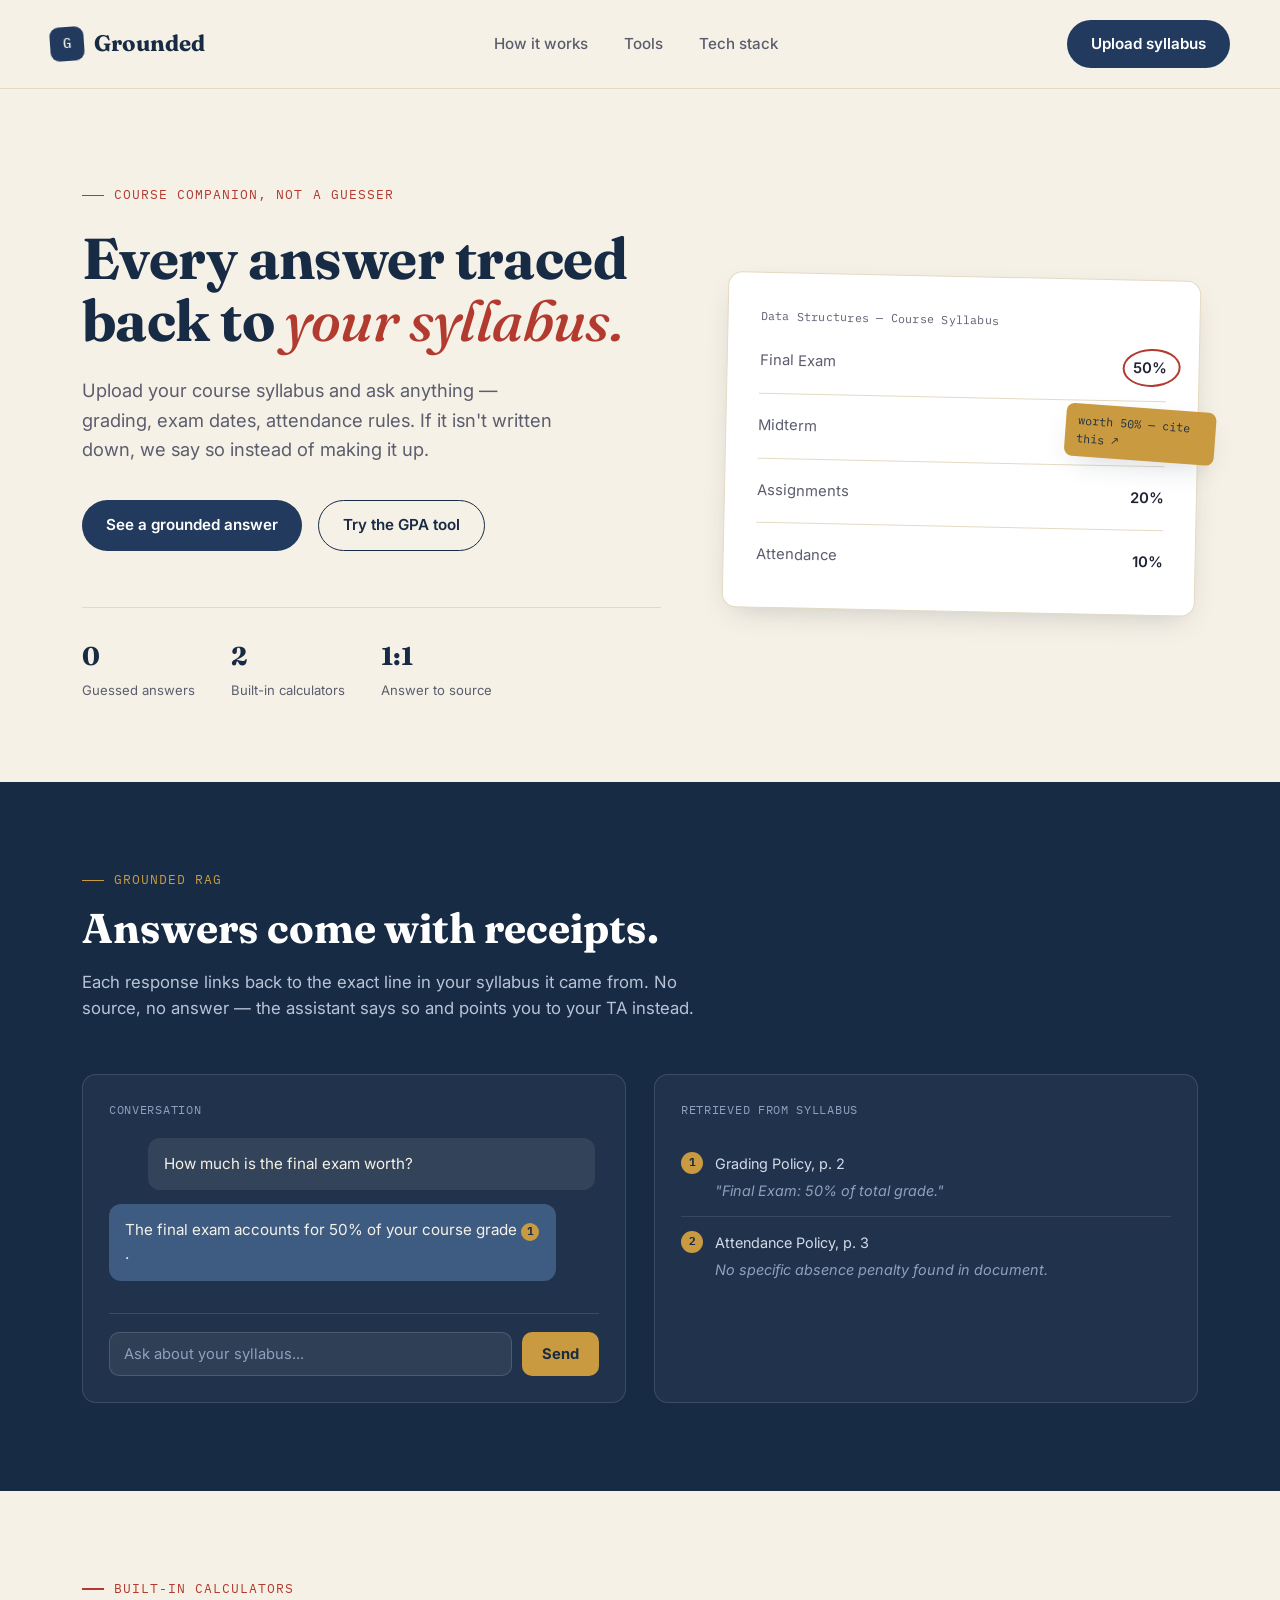
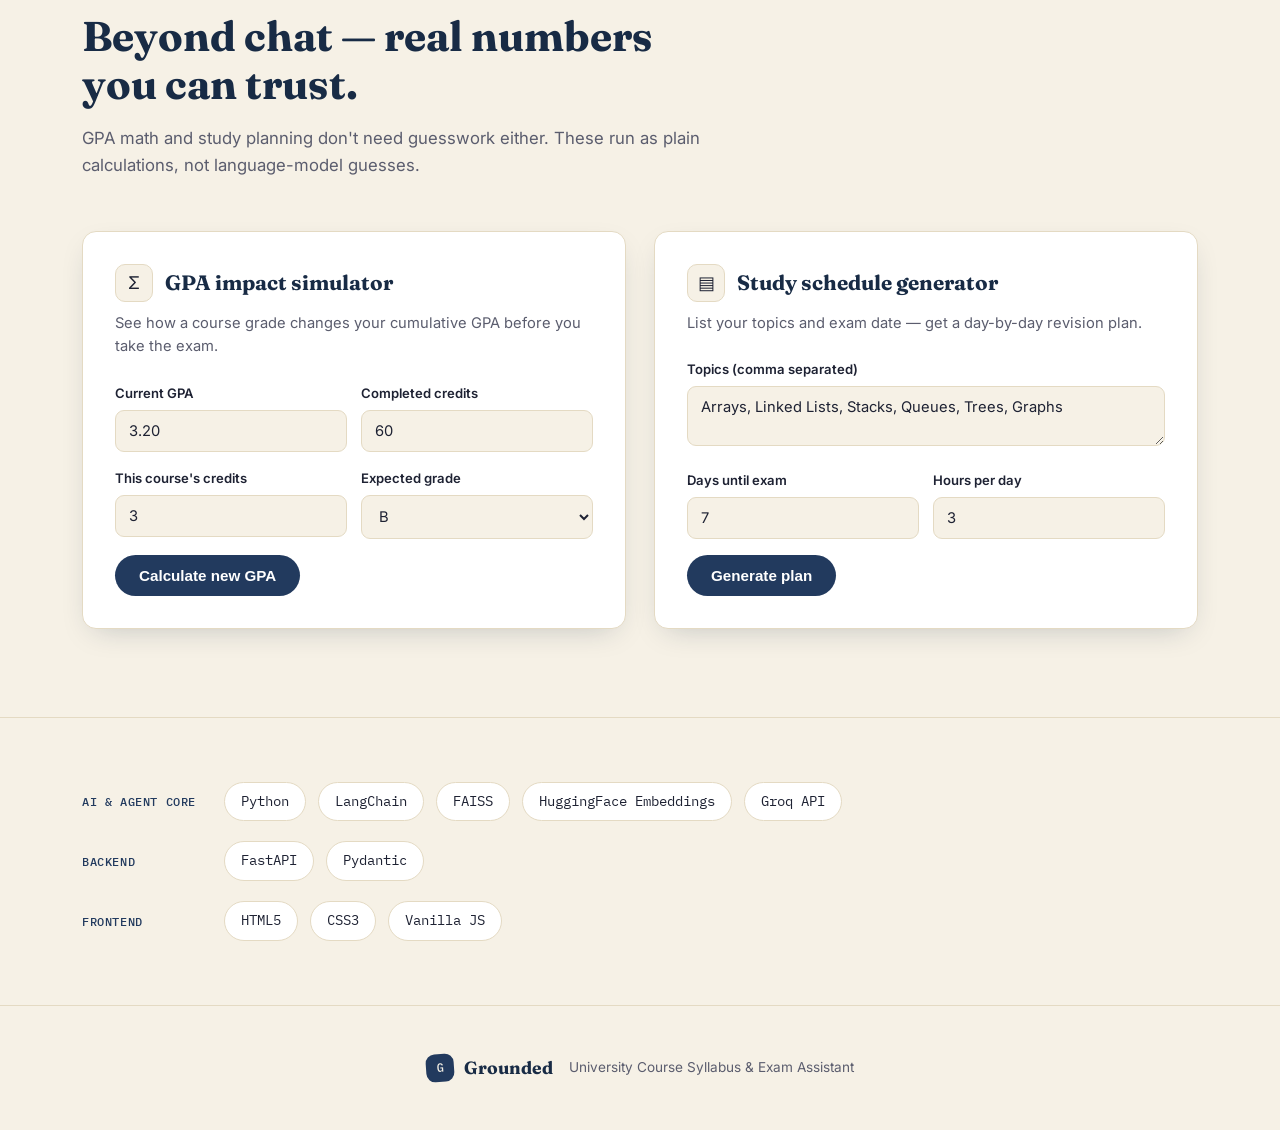
<file: frontend/index.html>
<!DOCTYPE html>
<html lang="en">
<head>
<meta charset="UTF-8">
<meta name="viewport" content="width=device-width, initial-scale=1.0">
<title>Grounded — Syllabus & Exam Assistant</title>
<link rel="preconnect" href="https://fonts.googleapis.com">
<link rel="preconnect" href="https://fonts.gstatic.com" crossorigin>
<link href="https://fonts.googleapis.com/css2?family=Fraunces:ital,opsz,wght@0,9..144,400;0,9..144,600;0,9..144,700;1,9..144,500&family=Inter:wght@400;500;600;700&family=IBM+Plex+Mono:wght@400;500&display=swap" rel="stylesheet">
<link rel="stylesheet" href="./css/style.css">
</head>
<body>

<header class="site">
  <div class="wrap nav">
    <div class="brand"><span class="brand-mark">G</span>Grounded</div>
    <nav class="nav-links">
      <a href="#demo">How it works</a>
      <a href="#tools">Tools</a>
      <a href="#stack">Tech stack</a>
    </nav>
    <a href="app.html" class="btn btn-primary">Upload syllabus</a>
  </div>
</header>

<section class="hero">
  <div class="wrap">
    <div>
      <div class="eyebrow">Course companion, not a guesser</div>
      <h1>Every answer traced back to <em>your syllabus.</em></h1>
      <p class="lead">Upload your course syllabus and ask anything — grading, exam dates, attendance rules. If it isn't written down, we say so instead of making it up.</p>
      <div class="hero-cta">
        <a href="#demo" class="btn btn-primary">See a grounded answer</a>
        <a href="#tools" class="btn btn-ghost">Try the GPA tool</a>
      </div>
      <div class="stat-strip">
        <div class="stat"><b>0</b><span>Guessed answers</span></div>
        <div class="stat"><b>2</b><span>Built-in calculators</span></div>
        <div class="stat"><b>1:1</b><span>Answer to source</span></div>
      </div>
    </div>
    <div>
      <div class="page-mock">
        <div class="page-row"><span>Final Exam</span><b class="circle-mark">50%</b></div>
        <div class="page-line"></div>
        <div class="page-row"><span>Midterm</span><b>20%</b></div>
        <div class="page-line"></div>
        <div class="page-row"><span>Assignments</span><b>20%</b></div>
        <div class="page-line"></div>
        <div class="page-row"><span>Attendance</span><b>10%</b></div>
        <div class="margin-note">worth 50% — cite this ↗</div>
      </div>
    </div>
  </div>
</section>

<section class="section demo" id="demo">
  <div class="wrap">
    <div class="section-head">
      <div class="eyebrow">Grounded RAG</div>
      <h2>Answers come with receipts.</h2>
      <p>Each response links back to the exact line in your syllabus it came from. No source, no answer — the assistant says so and points you to your TA instead.</p>
    </div>
    <div class="demo-grid">
      <div class="chat-panel">
        <div class="panel-label">Conversation</div>
        <div class="chat-messages" id="chatMessages">
          <div class="bubble user">How much is the final exam worth?</div>
          <div class="bubble ai">The final exam accounts for 50% of your course grade<span class="cite">1</span>.</div>
        </div>
        <div class="chat-input-row">
          <input type="text" id="chatInput" placeholder="Ask about your syllabus..." autocomplete="off">
          <button class="chat-send" id="chatSend" onclick="sendMessage()">Send</button>
        </div>
      </div>
      <div class="source-panel">
        <div class="panel-label">Retrieved from syllabus</div>
        <div class="source-item">
          <div class="source-tag">1</div>
          <div>Grading Policy, p. 2<span class="excerpt">"Final Exam: 50% of total grade."</span></div>
        </div>
        <div class="source-item">
          <div class="source-tag">2</div>
          <div>Attendance Policy, p. 3<span class="excerpt">No specific absence penalty found in document.</span></div>
        </div>
      </div>
    </div>
  </div>
</section>

<section class="section" id="tools">
  <div class="wrap">
    <div class="section-head">
      <div class="eyebrow">Built-in calculators</div>
      <h2>Beyond chat — real numbers you can trust.</h2>
      <p>GPA math and study planning don't need guesswork either. These run as plain calculations, not language-model guesses.</p>
    </div>
    <div class="tools-grid">

      <div class="tool-card">
        <div class="tool-head">
          <div class="tool-icon">Σ</div>
          <h3>GPA impact simulator</h3>
        </div>
        <p class="desc">See how a course grade changes your cumulative GPA before you take the exam.</p>

        <div class="field-row">
          <div class="field">
            <label for="curGpa">Current GPA</label>
            <input type="number" id="curGpa" step="0.01" min="0" max="4" value="3.20">
          </div>
          <div class="field">
            <label for="curCredits">Completed credits</label>
            <input type="number" id="curCredits" min="0" value="60">
          </div>
        </div>
        <div class="field-row">
          <div class="field">
            <label for="courseCredits">This course's credits</label>
            <input type="number" id="courseCredits" min="1" value="3">
          </div>
          <div class="field">
            <label for="expectedGrade">Expected grade</label>
            <select id="expectedGrade">
              <option value="4.0">A</option>
              <option value="3.7">A-</option>
              <option value="3.3">B+</option>
              <option value="3.0" selected>B</option>
              <option value="2.7">B-</option>
              <option value="2.3">C+</option>
              <option value="2.0">C</option>
            </select>
          </div>
        </div>
        <button class="btn btn-primary" onclick="calcGpa()">Calculate new GPA</button>

        <div class="tool-result" id="gpaResult">
          <div class="big" id="gpaBig">3.20</div>
          <div class="tiny" id="gpaTiny">Your new cumulative GPA</div>
        </div>
      </div>

      <div class="tool-card">
        <div class="tool-head">
          <div class="tool-icon">▤</div>
          <h3>Study schedule generator</h3>
        </div>
        <p class="desc">List your topics and exam date — get a day-by-day revision plan.</p>

        <div class="field">
          <label for="topics">Topics (comma separated)</label>
          <textarea id="topics" rows="2">Arrays, Linked Lists, Stacks, Queues, Trees, Graphs</textarea>
        </div>
        <div class="field-row">
          <div class="field">
            <label for="daysLeft">Days until exam</label>
            <input type="number" id="daysLeft" min="1" value="7">
          </div>
          <div class="field">
            <label for="hoursDay">Hours per day</label>
            <input type="number" id="hoursDay" min="1" value="3">
          </div>
        </div>
        <button class="btn btn-primary" onclick="genSchedule()">Generate plan</button>

        <div class="tool-result" id="schedResult">
          <table class="schedule-table" id="schedTable">
            <thead><tr><th>Day</th><th>Focus</th><th>Hours</th></tr></thead>
            <tbody id="schedBody"></tbody>
          </table>
        </div>
      </div>

    </div>
  </div>
</section>

<section class="stack" id="stack">
  <div class="wrap">
    <div class="stack-row">
      <span class="stack-label">AI & agent core</span>
      <span class="chip">Python</span><span class="chip">LangChain</span><span class="chip">FAISS</span><span class="chip">HuggingFace Embeddings</span><span class="chip">Groq API</span>
    </div>
    <div class="stack-row">
      <span class="stack-label">Backend</span>
      <span class="chip">FastAPI</span><span class="chip">Pydantic</span>
    </div>
    <div class="stack-row">
      <span class="stack-label">Frontend</span>
      <span class="chip">HTML5</span><span class="chip">CSS3</span><span class="chip">Vanilla JS</span>
    </div>
  </div>
</section>

<footer>
  <div class="wrap" style="display:flex;justify-content:space-between;align-items:center;flex-wrap:wrap;gap:16px;">
    <div class="brand"><span class="brand-mark" style="width:28px;height:28px;font-size:0.75rem;">G</span>Grounded</div>
    <div>University Course Syllabus & Exam Assistant</div>
  </div>
</footer>

<script src="./js/script.js"></script>
</body>
</html>
</file>
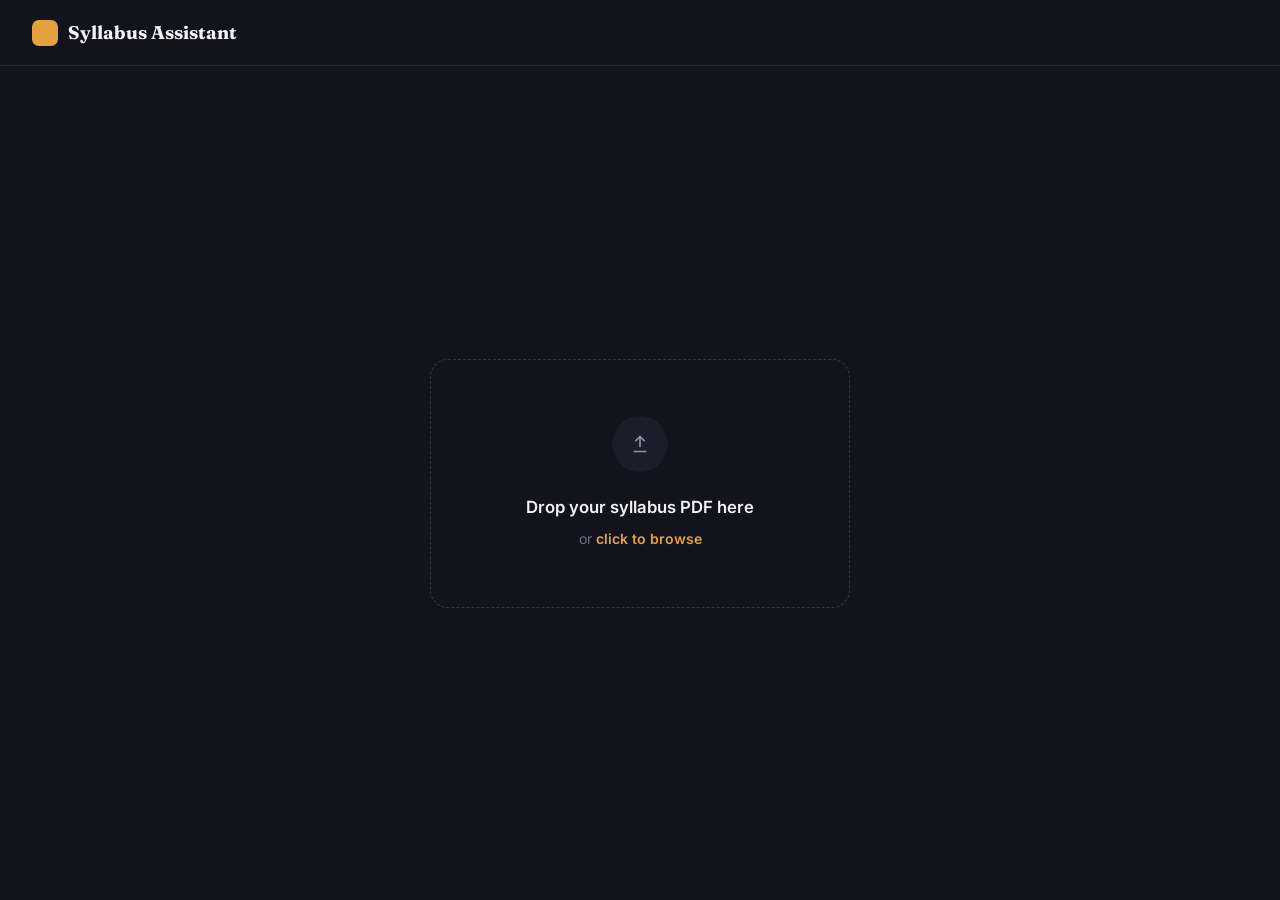
<file: frontend/app.html>
<!DOCTYPE html>
<html lang="en">
<head>
<meta charset="UTF-8">
<meta name="viewport" content="width=device-width, initial-scale=1.0">
<title>Syllabus Assistant</title>
<link rel="preconnect" href="https://fonts.googleapis.com">
<link rel="preconnect" href="https://fonts.gstatic.com" crossorigin>
<link href="https://fonts.googleapis.com/css2?family=Fraunces:ital,opsz,wght@0,9..144,600;0,9..144,700&family=Inter:wght@400;500;600;700&family=IBM+Plex+Mono:wght@400;500&display=swap" rel="stylesheet">
<link rel="stylesheet" href="./css/app.css">
</head>
<body>

<div class="app-shell">
  <header class="app-top">
    <div class="app-brand"><span class="brand-mark"></span>Syllabus Assistant</div>
    <div class="file-chip" id="fileChip" hidden>
      <span class="file-icon">&#128196;</span>
      <span class="file-name" id="fileName"></span>
      <button class="change-btn" id="changeBtn">Change</button>
    </div>
  </header>

  <main>
    <section class="upload-view" id="uploadView">
      <div class="dropzone" id="dropzone">
        <div class="dz-icon">
          <svg width="20" height="20" viewBox="0 0 24 24" fill="none" stroke="currentColor" stroke-width="2" stroke-linecap="round" stroke-linejoin="round">
            <path d="M12 3v12"></path>
            <path d="M7 8l5-5 5 5"></path>
            <path d="M5 21h14"></path>
          </svg>
        </div>
        <div class="dz-title">Drop your syllabus PDF here</div>
        <div class="dz-sub">or <span>click to browse</span></div>
        <input type="file" id="fileInput" accept="application/pdf" hidden>
      </div>
    </section>

    <section class="chat-view" id="chatView" hidden>
      <div class="chat-scroll" id="chatScroll"></div>
      <div class="chat-bar">
        <div class="chat-bar-inner">
          <input type="text" id="chatInput" placeholder="Ask anything about your syllabus..." autocomplete="off">
          <button class="send-btn" id="sendBtn">
            <svg width="16" height="16" viewBox="0 0 24 24" fill="none" stroke="currentColor" stroke-width="2.5" stroke-linecap="round" stroke-linejoin="round">
              <path d="M5 12h14"></path>
              <path d="M13 6l6 6-6 6"></path>
            </svg>
          </button>
        </div>
      </div>
    </section>
  </main>
</div>

<script src="./js/app.js"></script>
</body>
</html>
</file>
<file: frontend/css/style.css>
:root{
  --paper:#F6F1E6;
  --paper-line:#E4DAC3;
  --surface:#FFFFFF;
  --ink:#1E2233;
  --ink-soft:#5B5D6E;
  --navy:#223A5E;
  --navy-deep:#182B45;
  --navy-light:#3E5C82;
  --red:#B23A2F;
  --gold:#C99A3F;
  --sage:#5F7A63;
  --radius:14px;
  --shadow:0 10px 30px -12px rgba(24,43,69,0.25);
  --serif:'Fraunces', serif;
  --sans:'Inter', sans-serif;
  --mono:'IBM Plex Mono', monospace;
}

*{box-sizing:border-box;margin:0;padding:0;}

html{scroll-behavior:smooth;}

body{
  font-family:var(--sans);
  background:var(--paper);
  color:var(--ink);
  line-height:1.6;
  -webkit-font-smoothing:antialiased;
}

img{max-width:100%;display:block;}

a{color:inherit;text-decoration:none;}

:focus-visible{outline:3px solid var(--gold);outline-offset:3px;}

.wrap{max-width:1180px;margin:0 auto;padding:0 32px;}

@media(max-width:640px){.wrap{padding:0 20px;}}

header.site{
  position:sticky;top:0;z-index:50;
  background:rgba(246,241,230,0.9);
  backdrop-filter:blur(10px);
  border-bottom:1px solid var(--paper-line);
}

.nav{
  display:flex;align-items:center;justify-content:space-between;
  padding:20px 0;
}

.brand{
  display:flex;align-items:center;gap:10px;
  font-family:var(--serif);
  font-weight:700;
  font-size:1.4rem;
  color:var(--navy-deep);
}

.brand-mark{
  width:34px;height:34px;border-radius:9px;
  background:var(--navy);
  display:flex;align-items:center;justify-content:center;
  color:var(--paper);
  font-family:var(--mono);
  font-size:0.85rem;
  font-weight:500;
  transform:rotate(-4deg);
}

.nav-links{
  display:flex;align-items:center;gap:36px;
  font-size:0.95rem;
  font-weight:500;
  color:var(--ink-soft);
}

.nav-links a:hover{color:var(--navy-deep);}

.btn{
  display:inline-flex;align-items:center;justify-content:center;gap:8px;
  padding:12px 24px;
  border-radius:999px;
  font-weight:600;
  font-size:0.95rem;
  cursor:pointer;
  border:none;
  transition:transform .15s ease, box-shadow .15s ease;
}

.btn-primary{background:var(--navy);color:#fff;}
.btn-primary:hover{transform:translateY(-2px);box-shadow:0 8px 20px -6px rgba(34,58,94,0.5);}

.btn-ghost{background:transparent;color:var(--navy-deep);border:1.5px solid var(--navy-deep);}
.btn-ghost:hover{background:var(--navy-deep);color:#fff;}

@media(max-width:820px){.nav-links{display:none;}}

.hero{
  padding:96px 0 80px;
  position:relative;
  overflow:hidden;
}

.hero .wrap{
  display:grid;grid-template-columns:1.1fr 0.9fr;gap:64px;align-items:center;
}

@media(max-width:900px){.hero .wrap{grid-template-columns:1fr;}}

.eyebrow{
  font-family:var(--mono);
  font-size:0.8rem;
  letter-spacing:0.08em;
  text-transform:uppercase;
  color:var(--red);
  display:flex;align-items:center;gap:10px;
  margin-bottom:22px;
}

.eyebrow::before{
  content:'';width:22px;height:1.5px;background:var(--red);display:inline-block;
}

h1{
  font-family:var(--serif);
  font-weight:700;
  font-size:clamp(2.4rem, 5vw, 3.6rem);
  line-height:1.08;
  color:var(--navy-deep);
  letter-spacing:-0.01em;
}

h1 em{
  font-style:italic;
  font-weight:500;
  color:var(--red);
}

.hero p.lead{
  margin-top:24px;
  font-size:1.15rem;
  color:var(--ink-soft);
  max-width:480px;
}

.hero-cta{
  display:flex;gap:16px;margin-top:36px;flex-wrap:wrap;
}

.stat-strip{
  display:flex;gap:36px;margin-top:56px;
  padding-top:28px;
  border-top:1px solid var(--paper-line);
}

.stat b{
  display:block;font-family:var(--serif);font-size:1.6rem;color:var(--navy-deep);
}

.stat span{
  font-size:0.82rem;color:var(--ink-soft);
}

.page-mock{
  background:var(--surface);
  border-radius:var(--radius);
  box-shadow:var(--shadow);
  padding:34px 32px;
  position:relative;
  transform:rotate(1.2deg);
  border:1px solid var(--paper-line);
}

.page-mock::before{
  content:'Data Structures — Course Syllabus';
  font-family:var(--mono);
  font-size:0.72rem;
  color:var(--ink-soft);
  display:block;margin-bottom:18px;
  letter-spacing:0.02em;
}

.page-line{
  height:1px;background:var(--paper-line);margin:14px 0;
}

.page-row{
  display:flex;justify-content:space-between;
  font-size:0.92rem;color:var(--ink-soft);
  padding:6px 0;
}

.page-row b{color:var(--ink);font-weight:600;}

.circle-mark{
  position:relative;
  color:var(--red);
  font-weight:600;
}

.circle-mark::after{
  content:'';
  position:absolute;
  left:-10px;right:-14px;top:-8px;bottom:-6px;
  border:2px solid var(--red);
  border-radius:50%;
  transform:rotate(-3deg);
}

.margin-note{
  position:absolute;
  right:-18px;top:38%;
  background:var(--gold);
  color:var(--navy-deep);
  font-family:var(--mono);
  font-size:0.72rem;
  padding:8px 12px;
  border-radius:8px;
  box-shadow:var(--shadow);
  max-width:150px;
  transform:rotate(3deg);
}

@media(max-width:900px){.margin-note{display:none;}}

.section{padding:88px 0;}

.section-head{
  max-width:620px;margin-bottom:52px;
}

.section-head .eyebrow{margin-bottom:14px;}

.section-head h2{
  font-family:var(--serif);
  font-size:clamp(1.9rem,3.4vw,2.6rem);
  color:var(--navy-deep);
  font-weight:700;
  line-height:1.15;
}

.section-head p{
  margin-top:16px;color:var(--ink-soft);font-size:1.05rem;
}

.demo{
  background:var(--navy-deep);
  color:var(--paper);
}

.demo .section-head h2{color:#fff;}
.demo .section-head p{color:#B9C3D6;}
.demo .eyebrow{color:var(--gold);}
.demo .eyebrow::before{background:var(--gold);}

.demo-grid{
  display:grid;grid-template-columns:1fr 1fr;gap:28px;
}

@media(max-width:900px){.demo-grid{grid-template-columns:1fr;}}

.chat-panel, .source-panel{
  background:rgba(255,255,255,0.04);
  border:1px solid rgba(255,255,255,0.12);
  border-radius:var(--radius);
  padding:26px;
}

.panel-label{
  font-family:var(--mono);
  font-size:0.72rem;
  letter-spacing:0.06em;
  text-transform:uppercase;
  color:#8FA0BE;
  margin-bottom:18px;
}

.bubble{
  border-radius:12px;
  padding:14px 16px;
  font-size:0.95rem;
  margin-bottom:14px;
  max-width:92%;
}

.bubble.user{
  background:rgba(255,255,255,0.08);
  margin-left:auto;
}

.bubble.ai{
  background:var(--navy-light);
}

.cite{
  display:inline-flex;
  align-items:center;justify-content:center;
  width:18px;height:18px;
  background:var(--gold);
  color:var(--navy-deep);
  font-family:var(--mono);
  font-size:0.68rem;
  font-weight:700;
  border-radius:50%;
  margin-left:4px;
  cursor:pointer;
  transition:transform .15s ease;
}

.cite:hover{transform:scale(1.2);}

.source-item{
  display:flex;gap:12px;
  padding:14px 0;
  border-bottom:1px solid rgba(255,255,255,0.1);
  font-size:0.9rem;
  color:#D3DAE8;
}

.source-item:last-child{border-bottom:none;}

.source-tag{
  font-family:var(--mono);
  font-size:0.7rem;
  background:var(--gold);
  color:var(--navy-deep);
  width:22px;height:22px;
  border-radius:50%;
  display:flex;align-items:center;justify-content:center;
  flex-shrink:0;
  font-weight:700;
}

.source-item span.excerpt{color:#8FA0BE;display:block;margin-top:4px;font-style:italic;}

.chat-messages{
  max-height:340px;
  overflow-y:auto;
  padding-right:4px;
  margin-bottom:18px;
}

.chat-messages::-webkit-scrollbar{width:6px;}
.chat-messages::-webkit-scrollbar-thumb{background:rgba(255,255,255,0.15);border-radius:999px;}

.chat-input-row{
  display:flex;
  gap:10px;
  border-top:1px solid rgba(255,255,255,0.12);
  padding-top:18px;
}

.chat-input-row input{
  flex:1;
  padding:12px 14px;
  border-radius:10px;
  border:1.5px solid rgba(255,255,255,0.15);
  background:rgba(255,255,255,0.06);
  color:#fff;
  font-family:var(--sans);
  font-size:0.92rem;
}

.chat-input-row input::placeholder{color:#8FA0BE;}

.chat-input-row input:focus{
  outline:none;
  border-color:var(--gold);
}

.chat-send{
  background:var(--gold);
  color:var(--navy-deep);
  border:none;
  border-radius:10px;
  padding:0 20px;
  font-weight:700;
  font-family:var(--sans);
  font-size:0.92rem;
  cursor:pointer;
  transition:transform .15s ease;
}

.chat-send:hover{transform:translateY(-2px);}

.chat-send:disabled{opacity:0.5;cursor:not-allowed;transform:none;}

.bubble.pending{
  display:flex;
  align-items:center;
  gap:6px;
}

.dot{
  width:6px;height:6px;border-radius:50%;
  background:#B9C3D6;
  animation:pulse 1.2s infinite ease-in-out;
}

.dot:nth-child(2){animation-delay:.2s;}
.dot:nth-child(3){animation-delay:.4s;}

@keyframes pulse{
  0%,80%,100%{opacity:0.3;transform:scale(0.8);}
  40%{opacity:1;transform:scale(1);}
}

.tools-grid{
  display:grid;grid-template-columns:1fr 1fr;gap:28px;
}

@media(max-width:900px){.tools-grid{grid-template-columns:1fr;}}

.tool-card{
  background:var(--surface);
  border:1px solid var(--paper-line);
  border-radius:var(--radius);
  padding:32px;
  box-shadow:var(--shadow);
}

.tool-head{
  display:flex;align-items:center;gap:12px;margin-bottom:6px;
}

.tool-icon{
  width:38px;height:38px;
  border-radius:10px;
  background:var(--paper);
  border:1px solid var(--paper-line);
  display:flex;align-items:center;justify-content:center;
  font-size:1.1rem;
}

.tool-card h3{
  font-family:var(--serif);
  font-size:1.3rem;
  color:var(--navy-deep);
}

.tool-card p.desc{
  color:var(--ink-soft);font-size:0.92rem;margin:10px 0 24px;
}

.field{margin-bottom:16px;}

.field label{
  display:block;font-size:0.82rem;font-weight:600;color:var(--ink);margin-bottom:6px;
}

.field input, .field select, .field textarea{
  width:100%;
  padding:11px 13px;
  border-radius:9px;
  border:1.5px solid var(--paper-line);
  background:var(--paper);
  font-family:var(--sans);
  font-size:0.92rem;
  color:var(--ink);
  transition:border-color .15s ease;
}

.field input:focus, .field select:focus, .field textarea:focus{
  border-color:var(--navy-light);outline:none;
}

.field-row{display:grid;grid-template-columns:1fr 1fr;gap:14px;}

@media(max-width:480px){.field-row{grid-template-columns:1fr;}}

.tool-result{
  margin-top:20px;
  padding:18px;
  border-radius:10px;
  background:var(--paper);
  border:1px dashed var(--paper-line);
  display:none;
}

.tool-result.visible{display:block;}

.tool-result .big{
  font-family:var(--serif);
  font-size:2.1rem;
  color:var(--navy-deep);
  font-weight:600;
}

.tool-result .tiny{
  font-size:0.8rem;color:var(--ink-soft);margin-top:4px;
}

.schedule-table{width:100%;margin-top:8px;border-collapse:collapse;font-size:0.85rem;}
.schedule-table th{
  text-align:left;font-family:var(--mono);font-size:0.7rem;text-transform:uppercase;
  color:var(--ink-soft);padding:6px 4px;border-bottom:1px solid var(--paper-line);
}
.schedule-table td{padding:8px 4px;border-bottom:1px solid var(--paper-line);}
.schedule-table tr:last-child td{border-bottom:none;}

.stack{
  padding:64px 0;
  border-top:1px solid var(--paper-line);
  border-bottom:1px solid var(--paper-line);
}

.stack-row{
  display:flex;flex-wrap:wrap;gap:12px;align-items:center;margin-bottom:20px;
}

.stack-row:last-child{margin-bottom:0;}

.stack-label{
  font-family:var(--mono);font-size:0.75rem;text-transform:uppercase;letter-spacing:0.05em;
  color:var(--navy);
  width:130px;flex-shrink:0;font-weight:500;
}

.chip{
  padding:8px 16px;
  border-radius:999px;
  background:var(--surface);
  border:1px solid var(--paper-line);
  font-size:0.85rem;
  color:var(--ink);
  font-family:var(--mono);
}

footer{
  padding:48px 0;
  display:flex;justify-content:space-between;align-items:center;flex-wrap:wrap;gap:16px;
  color:var(--ink-soft);
  font-size:0.85rem;
}

footer .brand{font-size:1.1rem;}

@media (prefers-reduced-motion: reduce){
  *{transition:none !important;scroll-behavior:auto !important;}
}
</file>
<file: frontend/css/app.css>
:root{
  --bg:#12131C;
  --surface:#1B1D2A;
  --surface-2:#22243361;
  --border:rgba(255,255,255,0.08);
  --border-strong:rgba(255,255,255,0.16);
  --text:#F2F2F6;
  --text-soft:#9195AA;
  --text-faint:#6E7186;
  --gold:#E5A13D;
  --gold-soft:rgba(229,161,61,0.15);
  --user-bubble:#2B2D42;
  --serif:'Fraunces', serif;
  --sans:'Inter', sans-serif;
  --mono:'IBM Plex Mono', monospace;
}

*{box-sizing:border-box;margin:0;padding:0;}

html,body{height:100%;}

body{
  font-family:var(--sans);
  background:var(--bg);
  color:var(--text);
  line-height:1.6;
  -webkit-font-smoothing:antialiased;
}

a{color:inherit;text-decoration:none;}

button{font-family:var(--sans);}

:focus-visible{outline:2px solid var(--gold);outline-offset:2px;}

.app-shell{
  min-height:100vh;
  display:flex;
  flex-direction:column;
}

.app-top{
  display:flex;
  align-items:center;
  justify-content:space-between;
  padding:18px 32px;
  border-bottom:1px solid var(--border);
  flex-shrink:0;
}

.app-brand{
  display:flex;
  align-items:center;
  gap:10px;
  font-family:var(--serif);
  font-weight:700;
  font-size:1.15rem;
}

.brand-mark{
  width:26px;height:26px;
  border-radius:7px;
  background:var(--gold);
  display:inline-block;
}

.file-chip{
  display:flex;
  align-items:center;
  gap:10px;
  background:var(--surface);
  border:1px solid var(--border-strong);
  border-radius:999px;
  padding:6px 8px 6px 16px;
  font-size:0.85rem;
}

.file-chip .file-icon{
  color:var(--text-soft);
  font-size:0.95rem;
}

.file-chip .file-name{
  max-width:280px;
  overflow:hidden;
  text-overflow:ellipsis;
  white-space:nowrap;
  color:var(--text);
}

@media(max-width:560px){
  .file-chip .file-name{max-width:120px;}
}

.change-btn{
  background:var(--gold);
  color:#1B1305;
  border:none;
  border-radius:999px;
  padding:7px 16px;
  font-size:0.8rem;
  font-weight:700;
  cursor:pointer;
  transition:filter .15s ease;
}

.change-btn:hover{filter:brightness(1.08);}

main{
  flex:1;
  display:flex;
  min-height:0;
}

/* UPLOAD VIEW */

.upload-view{
  flex:1;
  display:flex;
  align-items:center;
  justify-content:center;
  padding:32px;
}

.dropzone{
  width:100%;
  max-width:420px;
  border:1.5px dashed var(--border-strong);
  border-radius:18px;
  padding:56px 32px;
  text-align:center;
  cursor:pointer;
  transition:border-color .15s ease, background .15s ease;
}

.dropzone:hover, .dropzone.drag{
  border-color:var(--gold);
  background:rgba(229,161,61,0.04);
}

.dz-icon{
  width:56px;height:56px;
  border-radius:50%;
  background:var(--surface);
  display:flex;align-items:center;justify-content:center;
  margin:0 auto 22px;
  color:var(--text-soft);
}

.dz-title{
  font-size:1.05rem;
  font-weight:600;
  color:var(--text);
  margin-bottom:8px;
}

.dz-sub{
  font-size:0.88rem;
  color:var(--text-faint);
}

.dz-sub span{
  color:var(--gold);
  font-weight:600;
}

/* CHAT VIEW */

.chat-view{
  flex:1;
  display:flex;
  flex-direction:column;
  min-height:0;
  width:100%;
}

.chat-scroll{
  flex:1;
  overflow-y:auto;
  padding:32px;
  display:flex;
  flex-direction:column;
  gap:22px;
  max-width:820px;
  margin:0 auto;
  width:100%;
}

.chat-scroll::-webkit-scrollbar{width:8px;}
.chat-scroll::-webkit-scrollbar-thumb{background:var(--border-strong);border-radius:999px;}

.msg{
  display:flex;
  flex-direction:column;
  max-width:80%;
}

.msg.user{
  align-self:flex-end;
  align-items:flex-end;
}

.msg.assistant{
  align-self:flex-start;
  align-items:flex-start;
}

.msg-label{
  font-family:var(--mono);
  font-size:0.68rem;
  letter-spacing:0.08em;
  text-transform:uppercase;
  color:var(--text-faint);
  margin-bottom:8px;
}

.msg-bubble{
  border-radius:12px;
  padding:16px 18px;
  font-size:0.95rem;
  color:var(--text);
}

.msg.assistant .msg-bubble{
  background:var(--surface);
  border-left:3px solid var(--gold);
  border-radius:4px 12px 12px 12px;
}

.msg.user .msg-bubble{
  background:var(--user-bubble);
  border-radius:12px 4px 12px 12px;
}

.msg-bubble b{color:var(--gold);font-weight:700;}

.msg-bubble ul{
  margin:8px 0 4px 18px;
}

.msg-bubble li{
  margin-bottom:4px;
}

.msg-bubble .highlight-line{
  color:var(--gold);
  font-weight:600;
  margin-top:10px;
}

.msg.pending .msg-bubble{
  display:flex;
  gap:6px;
  align-items:center;
  padding:18px;
}

.dot{
  width:6px;height:6px;border-radius:50%;
  background:var(--text-faint);
  animation:pulse 1.2s infinite ease-in-out;
}

.dot:nth-child(2){animation-delay:.2s;}
.dot:nth-child(3){animation-delay:.4s;}

@keyframes pulse{
  0%,80%,100%{opacity:0.3;transform:scale(0.8);}
  40%{opacity:1;transform:scale(1);}
}

.chat-bar{
  border-top:1px solid var(--border);
  padding:20px 32px 28px;
  flex-shrink:0;
}

.chat-bar-inner{
  max-width:820px;
  margin:0 auto;
  display:flex;
  align-items:center;
  gap:10px;
  background:var(--surface);
  border:1.5px solid var(--border-strong);
  border-radius:14px;
  padding:6px 6px 6px 18px;
}

.chat-bar-inner:focus-within{
  border-color:var(--gold);
}

.chat-bar input{
  flex:1;
  background:transparent;
  border:none;
  color:var(--text);
  font-size:0.95rem;
  padding:10px 0;
}

.chat-bar input::placeholder{color:var(--text-faint);}

.chat-bar input:focus{outline:none;}

.send-btn{
  width:38px;height:38px;
  border-radius:10px;
  background:var(--gold);
  color:#1B1305;
  border:none;
  display:flex;align-items:center;justify-content:center;
  cursor:pointer;
  flex-shrink:0;
  transition:transform .15s ease;
}

.send-btn:hover{transform:translateY(-1px);}

.send-btn:disabled{opacity:0.5;cursor:not-allowed;transform:none;}

[hidden]{display:none !important;}

@media (prefers-reduced-motion: reduce){
  *{transition:none !important;}
}
</file>
